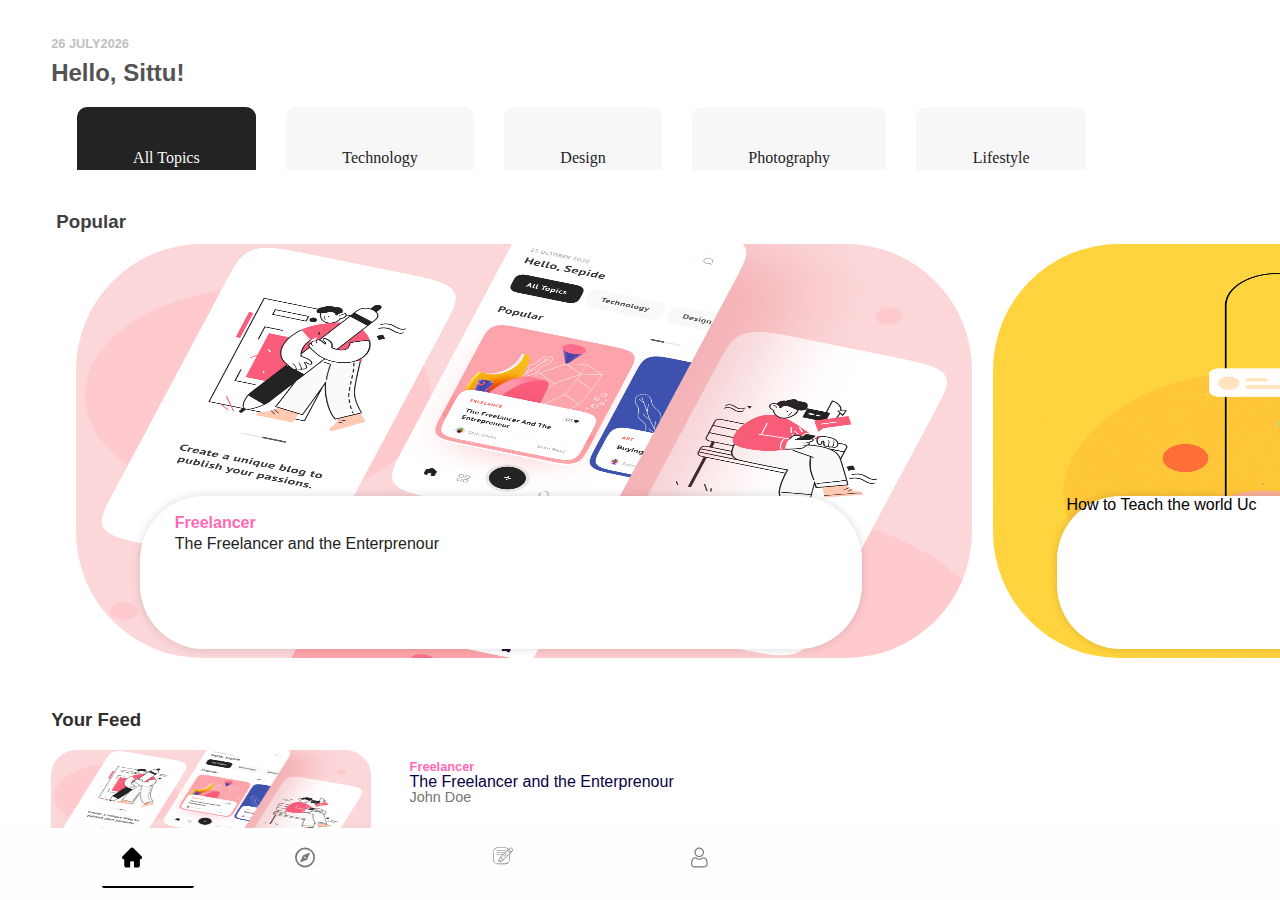
<file: index.html>
<!DOCTYPE html>
<html>

<head>
    <script src="js/p5.js"></script>
    <script src="js/p5.dom.min.js"></script>
    <script src="js/sketch.js"></script>


    <link rel="stylesheet" type="text/css" href="css/style.css">
    <link rel="stylesheet" type="text/css" href="web-fonts-with-css/css/fontawesome-all.min.css">


    <meta charset="utf-8">
    <meta http-equiv="X-UA-Compatible" content="IE=edge" />
    <meta name="viewport" content="width=device-width, initial-scale=1" />
    <title>Empowerd -Express yourself to the entire world</title>

</head>

<body>

    <!-- Startig page starts Here  -->
    <div class="start">
        <div class="onboarding">
            <div class="obImage">
                <p class="logo center">Empowered.</p>
                <div class="ob1">
                    <img src="./img/onboarding/ob1.png" />
                </div>
                <center>
                    <img class="mini" src="./img/onboarding/ob1.webp" />
                </center>
            </div>
            <p class="center">Best Way to Explore online!</p>
            <div class="foot">
                <button class="filled button">Sign Up</button>
                <button class="empty button" onclick="signHimUp()">Sign In</button>
            </div>
        </div>
        <!-- Startig page starts Here  -->

        <!-- Login page starts Here -->
        <div class="login">
            <H1>Glad To See You!</H1>
            <div class="content">
                <label for="email" class="label-one">Username</label>
                <input type="email" class="input" id='email' placeholder="Username">
                <label for="fas" class="label-two">Pass</label>
                <input type="Password" class="input" id='fas' placeholder="Pass">
                <button class="blue-button" STYLE="background: #3955e8; margin-bottom: 50vh;">LOGIN</button>
            </div>
        </div>
    </div>
    <iframe src="home.html" class="screen-two"></iframe>
</body>

</html>
</file>
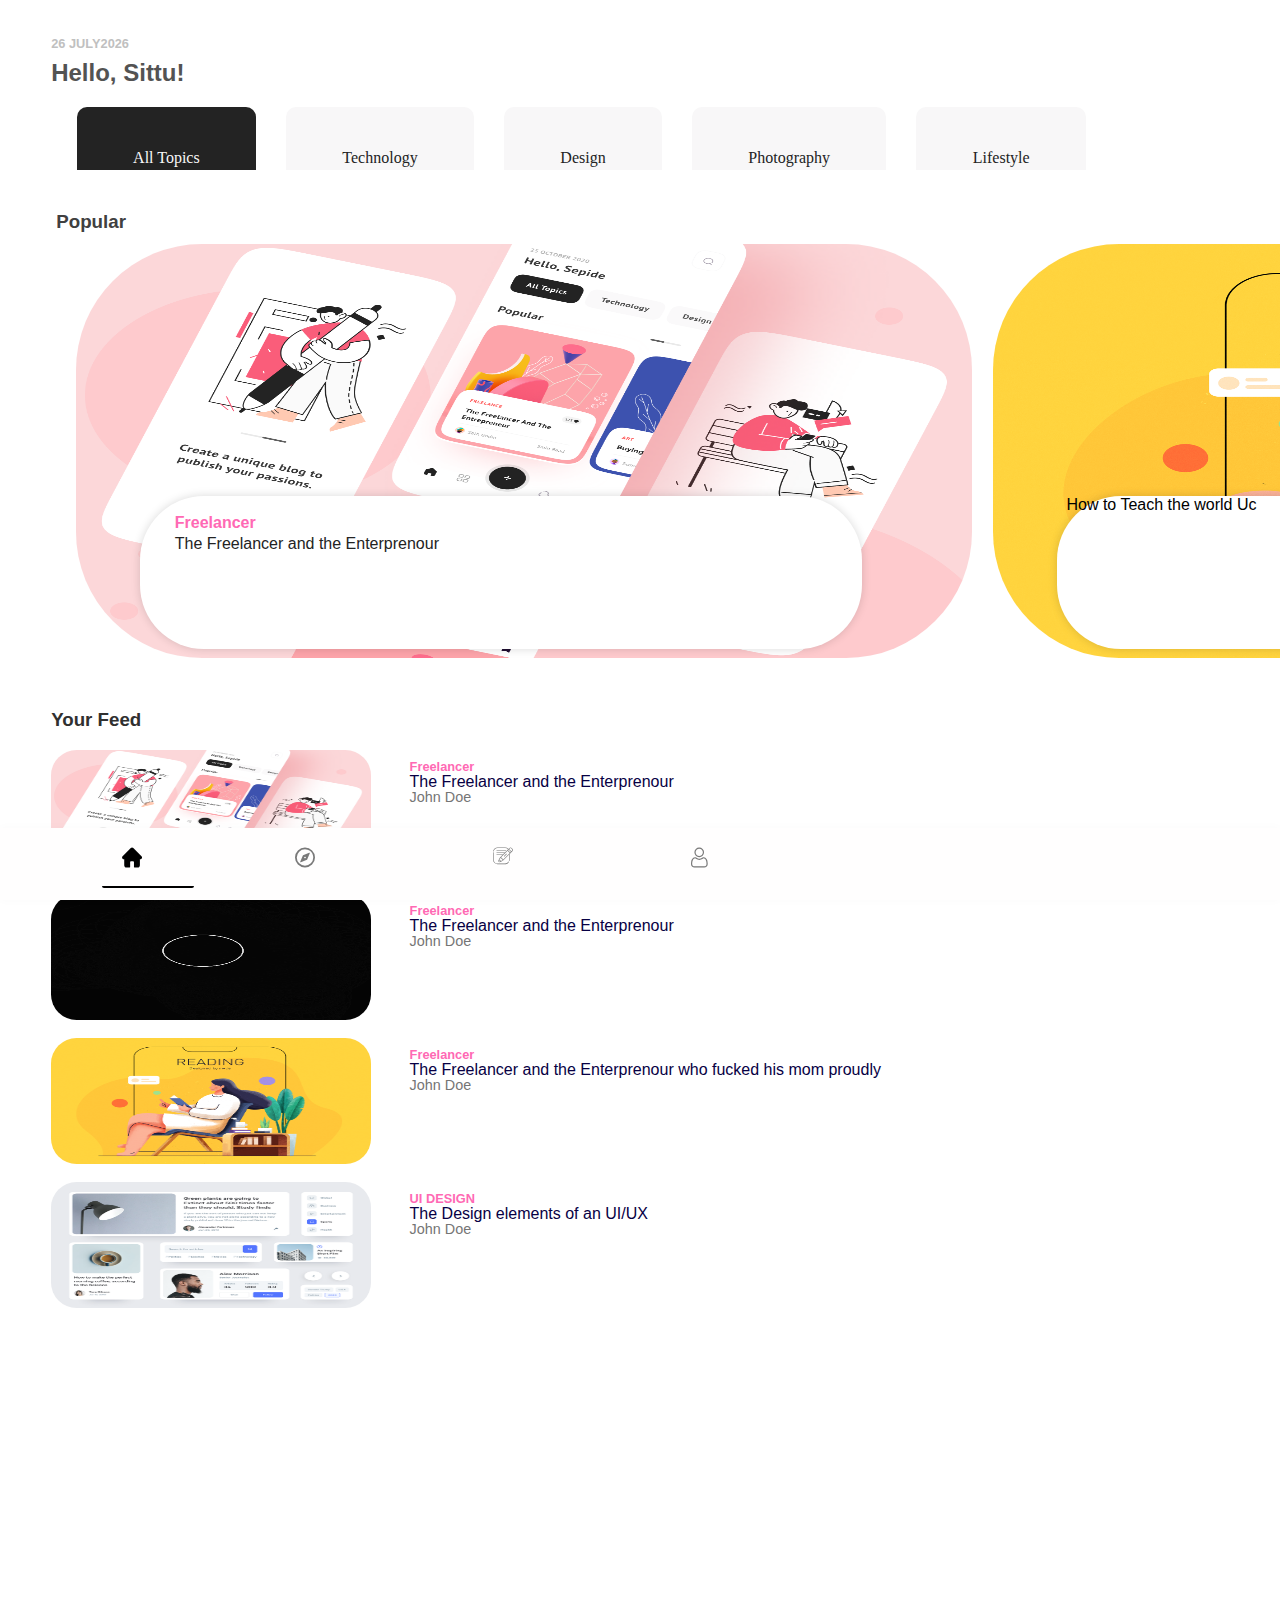
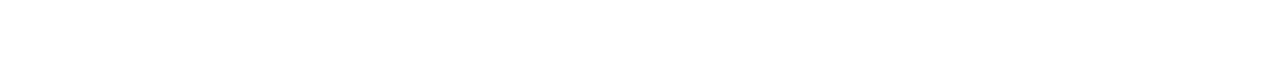
<file: home.html>
<!DOCTYPE html>
<html lang="en">

<head>

    <script src="js/p5.js"></script>
    <script src="js/p5.dom.min.js"></script>
    <script src="js/app.js"></script>


    <link rel="stylesheet" type="text/css" href="css/app.css">
    <link rel="stylesheet" type="text/css" href="web-fonts-with-css/css/fontawesome-all.min.css">
    <link rel="stylesheet" type="text/css" href="web-fonts-with-css/css/flaticon.css">
    <!-- Google fonts Here -->
    <link rel="preconnect" href="https://fonts.gstatic.com">
    <link href="https://fonts.googleapis.com/css2?family=Ubuntu:wght@300&display=swap" rel="stylesheet">

    <!-- Why do meta still exist -->
    <meta charset="UTF-8">
    <meta http-equiv="X-UA-Compatible" content="IE=edge">
    <meta name="viewport" content="width=device-width, initial-scale=1.0">
    <title>Document</title>
</head>

<body>
    <!-- Breadcrum Area -->
    <div class="breadcrum">
        <p id="user-date"></p>
        <h2 id="user-name">Hello, Sittu!</h2>
    </div>

    <!-- Category Area -->
    <div class="category-container no-scrollbar">
        <div class="category">All Topics</div>
        <div class="category">Technology</div>
        <div class="category">Design</div>
        <div class="category">Photography</div>
        <div class="category">Lifestyle</div>
    </div>

    <!-- Popular Blogs area starts here -->
    <div class="popular-container no-scrollbar">
        <h3 class="heading">Popular</h3>
        <div class="listing-area">
            <div class="popular-card">
                <img src="./img/Ui/design.webp">
                <div class="card-info">
                    <p class="cate">Freelancer</p>
                    <p class='title'>The Freelancer and the Enterprenour</p>
                </div>
            </div>
            <div class="popular-card">
                <img src="./img/onboarding/ob1.webp">
                <div class="card-info">
                    <p>How to Teach the world Uc</p>
                </div>
            </div>
        </div>
    </div>

    <!-- Div Class Feed -->
    <div class="feed-container">
        <h3 clas="heading" style="margin-top: 5vh; color : rgb(48, 48, 48)">
            Your Feed
        </h3>
        <div class="listing-vertical">

            <div class="feed-card">
                <div class="thumb-paarent">
                    <img src="img/Ui/design.webp">
                </div>
                <div class="related-text">
                    <p class="feed-cate">Freelancer</p>
                    <p class="feed-title">The Freelancer and the Enterprenour</p>
                    <p class="feed-publisher">John Doe</p>
                </div>
            </div>

            <div class="feed-card">
                <div class="thumb-paarent">
                    <img src="img/onboarding/my-great-proejct.png">
                </div>
                <div class="related-text">
                    <p class="feed-cate">Freelancer</p>
                    <p class="feed-title">The Freelancer and the Enterprenour</p>
                    <p class="feed-publisher">John Doe</p>
                </div>
            </div>

            <div class="feed-card">
                <div class="thumb-paarent">
                    <img src="img/onboarding/ob1.webp">
                </div>
                <div class="related-text">
                    <p class="feed-cate">Freelancer</p>
                    <p class="feed-title">The Freelancer and the Enterprenour who fucked his mom proudly</p>
                    <p class="feed-publisher">John Doe</p>
                </div>
            </div>

            <div class="feed-card">
                <div class="thumb-paarent">
                    <img src="img/Ui/elements.webp">
                </div>
                <div class="related-text">
                    <p class="feed-cate">UI DESIGN</p>
                    <p class="feed-title">The Design elements of an UI/UX</p>
                    <p class="feed-publisher">John Doe</p>
                </div>
            </div>

        </div>
    </div>

    <!-- Bottom Navigation Part starts here -->
    <div class="nav no-scrollbar">
        <a class="flaticon-home-1"></a>
        <a class="flaticon-compass"></a>
        <a class="flaticon-writing"></a>
        <a class="flaticon-user"></a>
    </div>
</body>

</html>
</file>
<file: css/style.css>
html,
body {
  margin: 0px;
  padding: 0px;
  font-family: sans-serif;
  background: #ffd43e;
  overflow: hidden;
}
/* some Predefined shit */
button,
a,
input,
div {
  outline: none;
  transition: 0.5s;
  border: none;
}

/* Various screens of the app */
.start {
  display: none;
}

.screen-two {
  background: white;
  width: 100vw;
  height: 100vh;
  position: absolute;
  top: 0;
  left: 0;
  border: none;
}

.onboarding {
  height: 100vh;
  overflow: hidden;
}

.login {
  height: 100vh;
  overflow: hidden;
  display: none;
  background-attachment: fixed;
  background: url(main.png);
  background-position-y: 100rem;
  background-position-x: 10vw;
  -webkit-animation-name: in-top;
  -webkit-animation-duration: 1s;
  animation-name: in-top;
  animation-duration: 1s;
  -moz-animation-name: in-top;
  -moz-animation-duration: 1s;
}

/* Global var classes */
.center {
  text-align: center;
  font-weight: 600;
}
.gray {
  background: lightgray;
  border: none;
  color: black;
}
/* .circ {
  padding: 20vw;
  background: #ff7138;
  position: absolute;
  border-top-left-radius: 300px;
  border-bottom-right-radius: 200px;
  margin-top: 50vh;
  margin-left: -8vw;
} */
/* Onboarding Page starts Here */
.logo {
  width: 80vw;
  margin-left: 10vw;
  border-radius: 1em;
  padding: 0.2em;
  font-size: 2rem;
  position: fixed;
  margin-top: 5vh;
  color: white;
  background: rgb(255, 199, 56, 0.3);
}

.obImage {
  width: 90vw;
  height: 60vh;
  background: #f3f3f3;
  border-radius: 2rem;
}
.obImage::-webkit-scrollbar {
  display: none;
}
.ob1 {
  width: 100vw;
}

.mini {
  width: 100vw;
  position: absolute;
  top: 0;
  margin-top: 15vh;
  margin-left: -45vw;
  max-width: 500px;
}

.button {
  width: 70%;
  padding: 0.8rem;
  border: 0px;
  font-size: 1rem;
  margin-left: 14%;
  border-radius: 0.3rem;
}

.button:nth-child(1) {
  margin-top: 3vh;
}

.button:nth-child(2) {
  margin-top: 2vh;
}

.filled {
  background: #ff6d36;
  color: white;
}

.empty {
  background: none;
  border: 2px solid rgb(255, 253, 253);
}

/* Login Page Starts here */
.top-image img {
  width: 100vw;
}

.input {
  padding: 0.4rem;
  font-size: 1rem;
  background: none;
  border: none;
  width: 80vw;
  border-bottom: 2px solid rgba(177, 176, 176, 0.301);
}
#fas {
  margin-top: 7vh;
}

.input:focus {
  border-bottom: 2px solid #ff7138;
}
.login h1 {
  color: white;
  margin: 1em;
  font-size: 1.6em;
  margin-top: 8vh;
}
label {
  font-size: 0.9em;
  position: absolute;
  color: #800080;
  margin-left: 2vw;
  transition: 1s;
  opacity: 0;
}

.label-two {
  /* color: red; */
  position: absolute;
  margin-left: -82vw;
  margin-top: 9vh;
}
.content {
  margin-left: 7vw;
  margin-top: 8vh;
}

.blue-button {
  margin-left: 6vw;
  margin-top: 5vh;
  font-size: 1.2rem;
  padding: 0.5em;
  width: 70vw;
  border-radius: 10px;
  background: red;
}
/* Home Page Part Starts Here */
.circle-profile-container {
  background: red;
  border-radius: 86px;
  width: 12vw;
  height: 12vw;
  position: absolute;
  top: 0;
  right: 0;
  margin: 6vw;
}

#user-name {
  color: #0f0f2e;
  margin: 6vw;
  margin-top: 5vh;
}

.trending-topics {
  width: 100vw;
  height: 30vh;
  background: whitesmoke;
}
/* Animation Part starts  */
@keyframes in-top {
  from {
    /* height: 0px; */
    /* opacity: 0; */
    /* margin-left: 0px; */
    /* margin-top: 100vh; */
    background-position-y: 0rem;
  }
  to {
    /* height: 100vh; */
    /* opacity: 1; */
    /* margin-left: 0%; */
    /* margin-top: 0vh; */
    background-position-y: 100rem;
  }
}
</file>
<file: css/app.css>
/* Color Pallet of the app */
/* Main : #FFD33D  */

/* Let's Start */
html,
body {
  margin: 0px;
  padding: 0px;
  font-family: sans-serif;
  background: white;
  margin-left: 2vw;
}

/* some Predefined shit */
button,
a,
input,
div {
  outline: none;
  transition: 0.5s;
  border: none;
}

p,
h1,
h2,
h3 {
  margin-top: -1vh;
}

/* Breadcrum Area starts Here */
.breadcrum {
  font-family: Ubuntu;
  margin-top: 5vh;
}
#user-date {
  color: #c0c0c0;
  font-family: sans-serif;
  font-weight: 700;
  font-size: 0.8em;
}
#user-name {
  color: #535353;
  font-family: sans-serif;
  font-weight: 700;
  margin-top: -0.5vh;
}

/* Category part starts here */
.category-container {
  width: 90vw;
  height: 7vh;
  white-space: nowrap;
  overflow: auto;
}
.no-scrollbar::-webkit-scrollbar {
  display: none;
}
.category {
  background: #f8f7f8;
  color: #232323;
  width: fit-content;
  padding: 3.3vw;
  padding-left: 4.4vw;
  padding-right: 4.4vw;
  border-radius: 10px;
  display: inline-block;
  font-family: Ubantu;
  margin-left: 2vw;
}

.category:nth-child(1) {
  color: #f8f7f8;
  background: #232323;
}

.category:hover {
  color: #f8f7f8;
  background: #232323;
}

/* Popular Part Starts Here */
.popular-container {
  margin-left: 0.4vw;
}

.listing-area {
  margin-top: -7vh;
  margin-left: 0.4vw;
  white-space: nowrap;
  overflow: scroll;
  position: relative;
  position: relative;
}

.heading {
  color: #404040;
  margin-top: 4.5vh;
}

.popular-card {
  width: 70vw;
  overflow: hidden;
  height: 46vh;
  border-radius: 10vw;
  border: 2px solid white;
  display: inline-block;
  margin-top: 6vh;
  margin-left: 1vw;
  position: relative;
}

.popular-card:hover {
  border: 4px solid white;
  box-shadow: 0px 0px 10px 0px rgba(0, 0, 0, 0.2);
  margin-top: 4vh;
}

.popular-card img {
  width: 100%;
  height: 100%;
}

.card-info {
  position: absolute;
  background: white;
  width: 55vw;
  height: 15vh;
  top: 0;
  margin-top: 28vh;
  margin-left: 5vw;
  border-radius: 5vw;
  padding: 1vh;
  box-shadow: 0px 0px 10px 0px rgba(0, 0, 0, 0.15);
}

.cate {
  margin-left: 2vw;
  color: hotpink;
  margin-top: 1vh;
  font-weight: 700;
}

.title {
  margin-left: 2vw;
  white-space: normal;
  width: 50vw;
  margin-top: -1.5vh;
  color: #232323;
}

/* Feed Area Starts Here */
.feed-container {
  margin-top: 5vh;
}

.listing-vertical {
  width: 92vw;
  height: 90vh;
}

.feed-card {
  width: 100%;
  height: 14vh;
  overflow: hidden;
  background: white;
  margin-top: 2vh;
}

.thumb-paarent {
  width: 25vw;
  height: 14vh;
  border-radius: 2vw;
  overflow: hidden;
}

.thumb-paarent img {
  width: 100%;
  height: 100%;
}

.related-text {
  display: inline;
  position: absolute;
  margin-left: 28vw;
  margin-top: -12vh;
}

.feed-cate {
  color: hotpink;
  font-size: 0.8em;
  font-weight: 700;
}

.feed-title {
  color: rgb(7, 0, 68);
  margin-top: -1.5vh;
}

.feed-publisher {
  color: rgb(117, 117, 117);
  margin-top: -2vh;
  font-size: 0.9em;
  /* font-weight: 600; */
}
/* Bottom Navigation Past Starts Here */
.nav {
  position: fixed;
  bottom: 0;
  width: 100vw;
  height: 6vh;
  background: rgb(255, 254, 254);
  padding-top: 2vh;
  margin-left: -4vw;
  box-shadow: 0px 0px 10px 0px rgba(0, 0, 0, 0.025);
  overflow: scroll;
  white-space: nowrap;
}

.nav a {
  margin-left: 5vw;
  display: inline;
}

.nav a:nth-child(1) {
  color: black;
  margin-left: 8vw;
  border-bottom: 2px solid black;
  padding-bottom: 2vh;
  padding-right: 4vw;
  border-radius: 2px;
}

.nav a:nth-child(2) {
  color: rgb(121, 121, 121);
  margin-left: 6vw;
  /* border-bottom: 2px solid black; */
  padding-bottom: 2vh;
  padding-right: 4vw;
  border-radius: 2px;
}

.nav a:nth-child(3) {
  color: rgb(121, 121, 121);
  margin-left: 8vw;
  /* border-bottom: 2px solid black; */
  padding-bottom: 2vh;
  padding-right: 4vw;
  border-radius: 2px;
}

.nav a:nth-child(4) {
  color: rgb(121, 121, 121);
  margin-left: 8vw;
  /* border-bottom: 2px solid black; */
  padding-bottom: 2vh;
  padding-right: 4vw;
  border-radius: 2px;
}
</file>
<file: web-fonts-with-css/css/flaticon.css>
/*
  	Flaticon icon font: Flaticon
  	Creation date: 19/02/2021 13:36
  	*/

@font-face {
  font-family: "Flaticon";
  src: url("./Flaticon.eot");
  src: url("./Flaticon.eot?#iefix") format("embedded-opentype"),
       url("./Flaticon.woff2") format("woff2"),
       url("./Flaticon.woff") format("woff"),
       url("./Flaticon.ttf") format("truetype"),
       url("./Flaticon.svg#Flaticon") format("svg");
  font-weight: normal;
  font-style: normal;
}

@media screen and (-webkit-min-device-pixel-ratio:0) {
  @font-face {
    font-family: "Flaticon";
    src: url("./Flaticon.svg#Flaticon") format("svg");
  }
}

[class^="flaticon-"]:before, [class*=" flaticon-"]:before,
[class^="flaticon-"]:after, [class*=" flaticon-"]:after {   
  font-family: Flaticon;
        font-size: 20px;
font-style: normal;
margin-left: 20px;
}

.flaticon-user:before { content: "\f100"; }
.flaticon-compass:before { content: "\f101"; }
.flaticon-home:before { content: "\f102"; }
.flaticon-home-1:before { content: "\f103"; }
.flaticon-compass-circular-tool:before { content: "\f104"; }
.flaticon-writing:before { content: "\f105"; }
.flaticon-user-1:before { content: "\f106"; }
</file>
